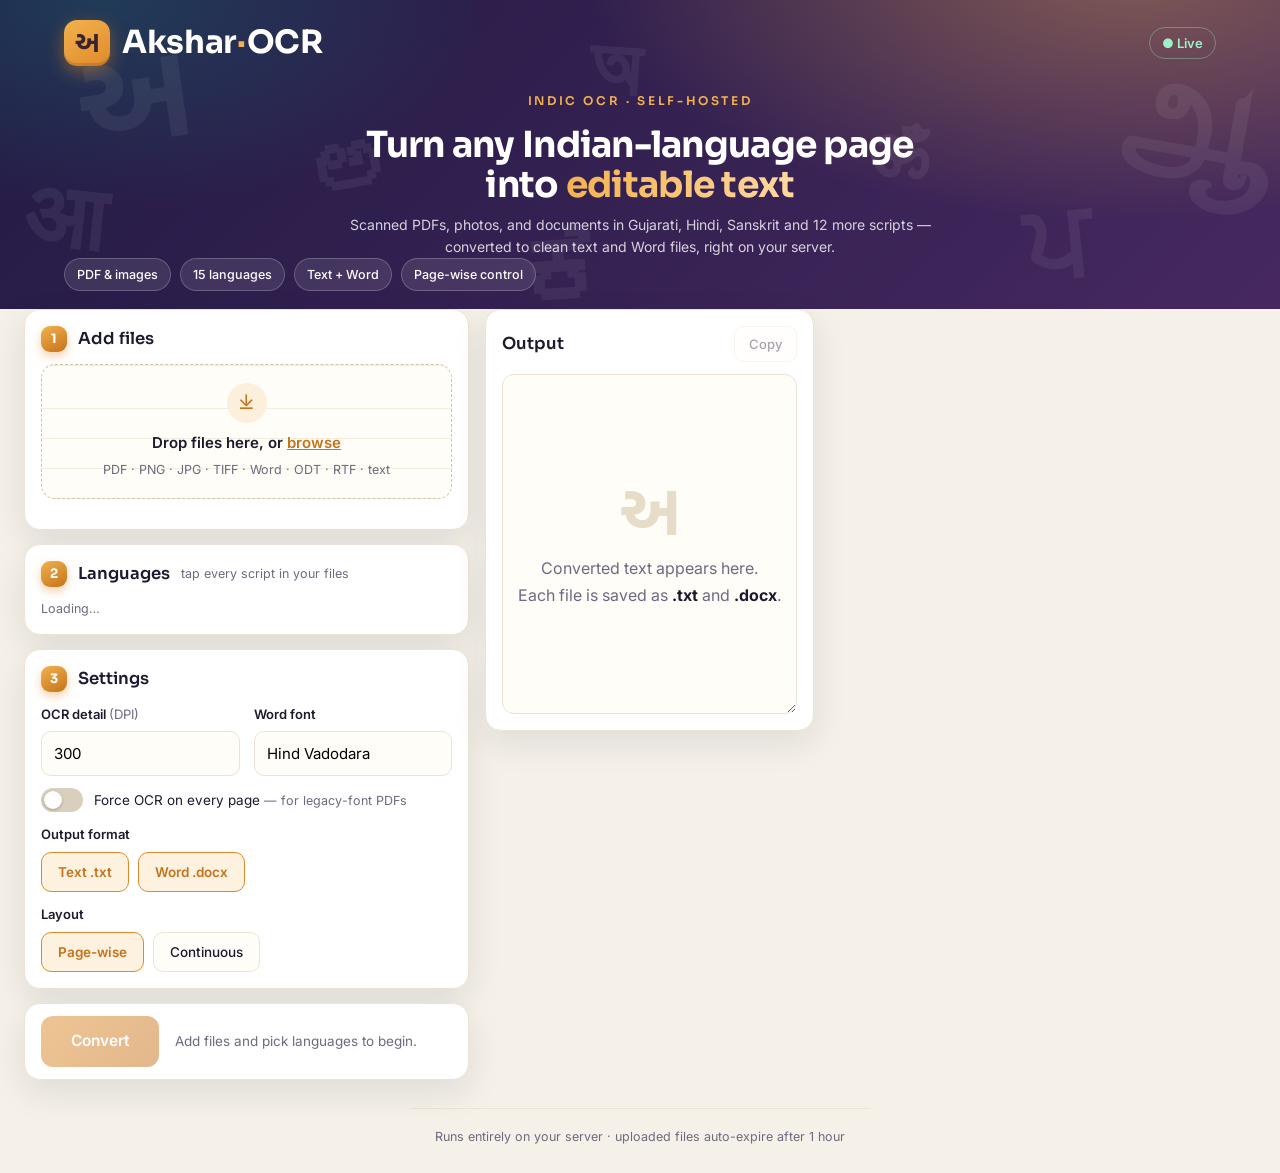
<file: index.html>
<!DOCTYPE html>
<html lang="en">
<head>
<meta charset="UTF-8" />
<meta name="viewport" content="width=device-width, initial-scale=1.0" />
<title>Akshar OCR — Indian-language documents to editable text</title>
<link rel="preconnect" href="https://fonts.googleapis.com" />
<link rel="preconnect" href="https://fonts.gstatic.com" crossorigin />
<link href="https://fonts.googleapis.com/css2?family=Hind+Vadodara:wght@400;500;600;700&family=Sora:wght@500;600;700&family=Inter:wght@400;500;600&display=swap" rel="stylesheet" />
<link rel="stylesheet" href="/static/style.css" />
</head>
<body>

<!-- ===================== HERO ===================== -->
<header class="hero">
  <div class="hero-glyphs" aria-hidden="true">
    <span style="top:12%;left:6%;font-size:120px;transform:rotate(-8deg)">અ</span>
    <span style="top:55%;left:2%;font-size:90px;transform:rotate(6deg)">आ</span>
    <span style="top:20%;left:88%;font-size:140px;transform:rotate(10deg)">ஆ</span>
    <span style="top:62%;left:80%;font-size:100px;transform:rotate(-6deg)">ਪ</span>
    <span style="top:8%;left:46%;font-size:80px;transform:rotate(4deg)">অ</span>
    <span style="top:70%;left:40%;font-size:110px;transform:rotate(-4deg)">ಕ</span>
    <span style="top:38%;left:68%;font-size:70px;transform:rotate(8deg)">ॐ</span>
    <span style="top:40%;left:24%;font-size:85px;transform:rotate(-10deg)">అ</span>
  </div>

  <nav class="hero-nav">
    <div class="brand">
      <span class="brand-mark">અ</span>
      <span class="brand-name">Akshar<span class="dot">·</span>OCR</span>
    </div>
    <a class="nav-status" href="/health" target="_blank" rel="noopener">● Live</a>
  </nav>

  <div class="hero-inner">
    <p class="eyebrow">Indic OCR · self-hosted</p>
    <h1 class="hero-title">Turn any Indian-language page<br>into <span class="hl">editable text</span></h1>
    <p class="hero-sub">Scanned PDFs, photos, and documents in Gujarati, Hindi, Sanskrit
      and 12 more scripts — converted to clean text and Word files, right on your server.</p>
    <div class="hero-badges">
      <span>PDF &amp; images</span><span>15 languages</span><span>Text + Word</span><span>Page-wise control</span>
    </div>
  </div>
  <div class="hero-fade"></div>
</header>

<!-- ===================== WORKSPACE ===================== -->
<main class="layout">

  <!-- LEFT: controls -->
  <section class="controls">

    <div class="card">
      <div class="card-head"><span class="step">1</span><h2>Add files</h2></div>
      <div id="drop" class="dropzone" tabindex="0">
        <div class="drop-icon">⤓</div>
        <p class="drop-title">Drop files here, or <span class="link">browse</span></p>
        <p class="drop-sub">PDF · PNG · JPG · TIFF · Word · ODT · RTF · text</p>
        <input id="fileInput" type="file" multiple hidden />
      </div>
      <ul id="fileList" class="filelist"></ul>
    </div>

    <div class="card">
      <div class="card-head"><span class="step">2</span><h2>Languages</h2>
        <span class="hint">tap every script in your files</span></div>
      <div id="langChips" class="chips"><span class="hint">Loading…</span></div>
    </div>

    <div class="card">
      <div class="card-head"><span class="step">3</span><h2>Settings</h2></div>
      <div class="settings">
        <div class="grid2">
          <label class="field">
            <span>OCR detail <em>(DPI)</em></span>
            <input id="dpi" type="number" min="150" max="600" step="50" value="300" />
          </label>
          <label class="field">
            <span>Word font</span>
            <input id="font" type="text" value="Hind Vadodara" />
          </label>
        </div>

        <label class="toggle">
          <input id="forceOcr" type="checkbox" />
          <span class="track"></span>
          <span class="toggle-label">Force OCR on every page <em>— for legacy-font PDFs</em></span>
        </label>

        <div class="field">
          <span>Output format</span>
          <div class="pills" role="group">
            <label class="pill"><input type="checkbox" id="fmtTxt" checked /><span>Text&nbsp;.txt</span></label>
            <label class="pill"><input type="checkbox" id="fmtDocx" checked /><span>Word&nbsp;.docx</span></label>
          </div>
        </div>

        <div class="field">
          <span>Layout</span>
          <div class="pills" role="group">
            <label class="pill"><input type="radio" name="layout" value="pagewise" checked /><span>Page-wise</span></label>
            <label class="pill"><input type="radio" name="layout" value="continuous" /><span>Continuous</span></label>
          </div>
        </div>
      </div>
    </div>

    <div class="convert-bar">
      <button id="convertBtn" class="btn-primary" disabled>
        <span class="spinner" aria-hidden="true"></span>
        <span class="btn-label">Convert</span>
      </button>
      <span id="status" class="status">Add files and pick languages to begin.</span>
    </div>
  </section>

  <!-- RIGHT: output -->
  <section class="results card" id="resultsCard">
    <div class="card-head">
      <h2>Output</h2>
      <div class="result-actions">
        <button id="copyBtn" class="btn-ghost" disabled>Copy</button>
        <a id="zipBtn" class="btn-ghost" hidden>Download .zip</a>
      </div>
    </div>
    <div id="downloads" class="downloads"></div>
    <div class="preview-wrap">
      <div class="preview-empty" id="previewEmpty">
        <div class="pe-glyph">અ</div>
        <p>Converted text appears here.<br>Each file is saved as <b>.txt</b> and <b>.docx</b>.</p>
      </div>
      <textarea id="preview" class="preview" readonly></textarea>
    </div>
  </section>
</main>

<footer class="foot">Runs entirely on your server · uploaded files auto-expire after 1 hour</footer>

<script src="/static/app.js"></script>
</body>
</html>
</file>
<file: static/style.css>
:root{
  --bg:#f5f1e9; --surface:#fff; --ink:#1e1a2e; --muted:#6f6980;
  --line:#ece3d4; --line-soft:#f3ecdf;
  --saffron:#e08a2a; --saffron2:#c5731a; --gold:#f3b14e;
  --teal:#178f86; --teal-soft:#e3f1ef;
  --hero1:#221a44; --hero2:#46285f;
  --radius:16px;
  --shadow-sm:0 1px 2px rgba(30,26,46,.06);
  --shadow:0 12px 34px rgba(30,26,46,.10);
  --shadow-lg:0 26px 64px rgba(30,26,46,.18);
}
*{box-sizing:border-box}
html{scroll-behavior:smooth}
body{
  margin:0;background:var(--bg);color:var(--ink);
  font-family:"Inter",system-ui,sans-serif;font-size:15px;line-height:1.55;
  -webkit-font-smoothing:antialiased;
}
h1,h2{margin:0}
em{font-style:normal}

/* ============ HERO ============ */
.hero{
  position:relative;overflow:hidden;color:#fff;
  background:
    radial-gradient(900px 420px at 88% -10%, rgba(243,177,78,.38), transparent 60%),
    radial-gradient(700px 380px at 8% 0%, rgba(23,143,134,.28), transparent 55%),
    linear-gradient(135deg,var(--hero1),var(--hero2));
  padding-bottom:18px;
}
.hero-glyphs{position:absolute;inset:0;pointer-events:none}
.hero-glyphs span{
  position:absolute;font-family:"Hind Vadodara",serif;color:#fff;opacity:.06;
  line-height:1;font-weight:700;user-select:none;
}
.hero-nav{
  position:relative;z-index:2;max-width:1200px;margin:0 auto;
  display:flex;align-items:center;justify-content:space-between;padding:20px 24px;
}
.brand{display:flex;align-items:center;gap:12px}
.brand-mark{
  font-family:"Hind Vadodara",serif;font-weight:700;font-size:26px;color:#3a2330;
  width:46px;height:46px;display:grid;place-items:center;border-radius:13px;
  background:linear-gradient(150deg,var(--gold),var(--saffron));
  box-shadow:0 6px 18px rgba(224,138,42,.45),inset 0 -3px 0 rgba(0,0,0,.12);
}
.brand-name{font-family:"Sora",sans-serif;font-weight:700;font-size:19px;letter-spacing:.2px}
.brand-name .dot{color:var(--gold);margin:0 1px}
.nav-status{color:#9ff0c8;text-decoration:none;font-size:13px;font-weight:600;
  border:1px solid rgba(159,240,200,.35);border-radius:999px;padding:5px 12px}
.nav-status:hover{background:rgba(159,240,200,.12)}

.hero-inner{position:relative;z-index:2;max-width:1200px;margin:0 auto;padding:6px 24px 0;text-align:center}
.eyebrow{font-family:"Sora",sans-serif;text-transform:uppercase;letter-spacing:.22em;
  font-size:12px;font-weight:600;color:var(--gold);margin:0 0 14px}
.hero-title{font-family:"Sora",sans-serif;font-weight:700;line-height:1.12;
  font-size:clamp(23px,3.2vw,36px);letter-spacing:-.02em;margin:0}
.hero-title .hl{
  background:linear-gradient(100deg,var(--gold),#ffd9a0);
  -webkit-background-clip:text;background-clip:text;color:transparent;
}
.hero-sub{max-width:640px;margin:9px auto 0;color:rgba(255,255,255,.8);font-size:14px}
.hero-badges{display:flex;flex-wrap:wrap;gap:9px}
.hero-badges span{
  font-size:12.5px;font-weight:500;color:#fff;
  background:rgba(255,255,255,.10);border:1px solid rgba(255,255,255,.22);
  padding:6px 12px;border-radius:999px;backdrop-filter:blur(2px);
}

/* ============ WORKSPACE ============ */
.layout{
  position:relative;z-index:3;max-width:1200px;margin:14px auto 0;padding:0 24px 28px;
  display:grid;grid-template-columns:1.08fr .95fr;gap:22px;align-items:start;
}
.controls{display:flex;flex-direction:column;gap:20px;min-width:0}

.card{
  background:var(--surface);border:1px solid var(--line);border-radius:var(--radius);
  padding:20px;box-shadow:var(--shadow);
}
.card-head{display:flex;align-items:center;gap:11px;margin-bottom:16px;flex-wrap:wrap}
.card-head h2{font-family:"Sora",sans-serif;font-size:16.5px;font-weight:600}
.hint{color:var(--muted);font-size:12.5px;font-weight:400}
.step{
  width:26px;height:26px;border-radius:9px;display:grid;place-items:center;
  font-family:"Sora",sans-serif;font-size:13px;font-weight:700;color:#fff;
  background:linear-gradient(150deg,var(--gold),var(--saffron2));
  box-shadow:0 4px 10px rgba(224,138,42,.4);
}

/* dropzone */
.dropzone{
  border:1.5px dashed #d4c4a6;border-radius:14px;padding:28px 16px;text-align:center;
  cursor:pointer;transition:border-color .15s,background .15s,transform .1s;
  background:
    repeating-linear-gradient(transparent,transparent 29px,#f4ecdd 29px,#f4ecdd 30px) 0 14px/100% 100%,
    #fffdf8;
}
.dropzone:hover,.dropzone:focus-visible{border-color:var(--saffron);background-color:#fff7ec;outline:none}
.dropzone.drag{border-color:var(--saffron);background-color:#fdeed9;transform:scale(1.01)}
.drop-icon{
  width:46px;height:46px;margin:0 auto 10px;border-radius:50%;display:grid;place-items:center;
  font-size:22px;color:var(--saffron2);background:#fcefdc;
}
.drop-title{margin:0;font-weight:600}
.drop-title .link{color:var(--saffron2);text-decoration:underline}
.drop-sub{margin:6px 0 0;color:var(--muted);font-size:12.5px}

/* file list */
.filelist{list-style:none;margin:14px 0 0;padding:0;display:flex;flex-direction:column;gap:8px}
.filerow{display:flex;align-items:center;gap:10px;padding:10px 12px;border:1px solid var(--line);
  border-radius:11px;background:#fffdf8;animation:rise .2s ease}
@keyframes rise{from{opacity:0;transform:translateY(4px)}to{opacity:1;transform:none}}
.filerow .fname{flex:1;min-width:0;overflow:hidden;text-overflow:ellipsis;white-space:nowrap;font-weight:500;font-size:14px}
.filerow .fsize{color:var(--muted);font-size:12px;flex-shrink:0}
.filerow .pages{width:104px;flex-shrink:0;font-size:13px;padding:6px 8px;border:1px solid var(--line);
  border-radius:8px;background:#fff}
.filerow .pages:focus{outline:2px solid var(--saffron);outline-offset:1px;border-color:var(--saffron)}
.filerow .rm{border:none;background:none;color:var(--muted);cursor:pointer;font-size:15px;
  width:26px;height:26px;border-radius:7px}
.filerow .rm:hover{color:var(--saffron2);background:#fbeeda}
.pdf-tog{flex-shrink:0;font-size:11px;font-weight:700;letter-spacing:.3px;cursor:pointer;
  padding:5px 9px;border-radius:8px;border:1.5px solid var(--line);background:#fff;color:var(--muted)}
.pdf-tog:hover{border-color:var(--saffron)}
.pdf-tog.on{background:var(--saffron);border-color:var(--saffron);color:#fff}

/* language chips */
.chips{display:flex;flex-wrap:wrap;gap:10px}
.chip{display:flex;align-items:center;gap:10px;padding:7px 13px 7px 7px;border:1.5px solid var(--line);
  border-radius:13px;background:#fffdf8;cursor:pointer;user-select:none;
  transition:border-color .12s,background .12s,transform .08s}
.chip:hover{border-color:#dcc9a6;transform:translateY(-1px)}
.chip.on{border-color:var(--saffron);background:#fdf1e0}
.chip.off{opacity:.4;cursor:not-allowed}
.chip.off:hover{transform:none}
.chip .glyph{font-family:"Hind Vadodara",serif;font-size:19px;font-weight:600;line-height:1;
  width:32px;height:32px;display:grid;place-items:center;border-radius:9px;
  background:var(--teal-soft);color:var(--teal)}
.chip.on .glyph{background:linear-gradient(150deg,var(--gold),var(--saffron));color:#fff}
.chip .nm{font-size:13.5px;font-weight:500}
.chip .tag{font-size:10px;color:var(--muted);text-transform:uppercase;letter-spacing:.05em}

/* settings */
.settings{display:flex;flex-direction:column;gap:18px}
.grid2{display:grid;grid-template-columns:1fr 1fr;gap:14px}
.field{display:flex;flex-direction:column;gap:7px}
.field>span{font-size:13px;font-weight:600}
.field>span em{color:var(--muted);font-weight:400}
.field input[type=number],.field input[type=text]{padding:10px 12px;border:1px solid var(--line);
  border-radius:10px;font:inherit;background:#fffdf8;width:100%}
.field input:focus{outline:2px solid var(--saffron);outline-offset:1px;border-color:var(--saffron)}
.font-row{display:flex;gap:8px;align-items:center}
.font-select{flex:1;min-width:0;padding:10px 12px;border:1px solid var(--line);border-radius:10px;
  font:inherit;background:#fffdf8;cursor:pointer}
.font-select:focus{outline:2px solid var(--saffron);outline-offset:1px;border-color:var(--saffron)}
.font-up{flex-shrink:0;white-space:nowrap;font-size:12.5px;font-weight:600;cursor:pointer;
  padding:9px 12px;border-radius:10px;border:1.5px solid var(--saffron);background:#fff;color:var(--saffron2)}
.font-up:hover{background:var(--saffron);color:#fff}
.dpi-field input{max-width:150px}

/* toggle switch */
.toggle{display:flex;align-items:center;gap:11px;cursor:pointer}
.toggle input{position:absolute;opacity:0;width:0;height:0}
.toggle .track{width:42px;height:24px;border-radius:999px;background:#d9cfbd;position:relative;
  transition:background .15s;flex-shrink:0}
.toggle .track::after{content:"";position:absolute;top:3px;left:3px;width:18px;height:18px;border-radius:50%;
  background:#fff;box-shadow:0 1px 3px rgba(0,0,0,.25);transition:transform .15s}
.toggle input:checked + .track{background:var(--saffron)}
.toggle input:checked + .track::after{transform:translateX(18px)}
.toggle input:focus-visible + .track{outline:2px solid var(--saffron);outline-offset:2px}
.toggle-label{font-size:13.5px}
.toggle-label em{color:var(--muted);font-size:12.5px}

/* segmented pills */
.pills{display:flex;gap:9px;flex-wrap:wrap}
.pill{position:relative;cursor:pointer}
.pill input{position:absolute;opacity:0;inset:0;cursor:pointer}
.pill span{display:block;padding:9px 16px;border:1.5px solid var(--line);border-radius:10px;
  background:#fffdf8;font-size:13.5px;font-weight:500;transition:all .12s}
.pill:hover span{border-color:#dcc9a6}
.pill:has(input:checked) span{border-color:var(--saffron);background:#fdf1e0;color:var(--saffron2);font-weight:600}
.pill:has(input:focus-visible) span{outline:2px solid var(--saffron);outline-offset:1px}

/* convert bar */
.convert-bar{display:flex;align-items:center;gap:16px;flex-wrap:wrap;
  background:var(--surface);border:1px solid var(--line);border-radius:var(--radius);
  padding:16px 20px;box-shadow:var(--shadow)}
.btn-primary{display:inline-flex;align-items:center;gap:9px;border:none;cursor:pointer;
  font:inherit;font-weight:600;font-size:15.5px;color:#fff;padding:13px 30px;border-radius:12px;
  background:linear-gradient(135deg,var(--saffron),var(--saffron2));
  box-shadow:0 8px 20px rgba(197,115,26,.4),inset 0 -2px 0 rgba(0,0,0,.14);
  transition:transform .06s,box-shadow .15s,filter .15s}
.btn-primary:hover:not(:disabled){filter:brightness(1.04);box-shadow:0 12px 26px rgba(197,115,26,.5)}
.btn-primary:active:not(:disabled){transform:translateY(1px)}
.btn-primary:disabled{opacity:.5;cursor:not-allowed;box-shadow:none}
.spinner{width:16px;height:16px;border-radius:50%;border:2px solid rgba(255,255,255,.45);
  border-top-color:#fff;display:none;animation:spin .7s linear infinite}
.btn-primary.busy .spinner{display:inline-block}
@keyframes spin{to{transform:rotate(360deg)}}
.status{color:var(--muted);font-size:13.5px;flex:1;min-width:140px}
.status.busy{color:var(--teal)}
.status.err{color:var(--saffron2);font-weight:500}

/* results */
.results{position:sticky;top:22px;display:flex;flex-direction:column;min-height:680px}
.result-actions{margin-left:auto;display:flex;gap:8px}
.btn-ghost{border:1px solid var(--line);background:#fffdf8;color:var(--ink);border-radius:9px;
  padding:7px 14px;font:inherit;font-size:13px;font-weight:500;cursor:pointer;text-decoration:none}
.btn-ghost:hover:not(:disabled){border-color:var(--saffron);color:var(--saffron2)}
.btn-ghost:disabled{opacity:.4;cursor:not-allowed}
.downloads{display:flex;flex-direction:column;gap:8px;margin-bottom:12px;empty-cells:hide}
.downloads:empty{display:none}
.dl{display:flex;align-items:center;gap:9px;flex-wrap:wrap;font-size:13.5px;padding:9px 11px;
  background:#fffdf8;border:1px solid var(--line);border-radius:10px}
.dl .dl-name{font-weight:600;flex:1;min-width:0;overflow:hidden;text-overflow:ellipsis;white-space:nowrap}
.dl a{color:var(--teal);text-decoration:none;border:1px solid var(--teal);border-radius:7px;
  padding:3px 10px;font-size:12.5px;font-weight:500}
.dl a:hover{background:var(--teal);color:#fff}
.dl .badge{background:var(--teal-soft);color:var(--teal);border-radius:6px;padding:2px 8px;font-size:11.5px;font-weight:500}
.dl .err{color:var(--saffron2)}
.dl-actions{display:flex;gap:8px;flex-wrap:wrap;align-items:center;margin-left:auto}
.dl a,.modal-dl a{display:inline-flex;align-items:center}
.dlic{margin-right:5px;font-weight:700;font-size:13px;line-height:1}

.preview-wrap{position:relative;flex:1;display:flex}
.preview{flex:1;width:100%;resize:vertical;min-height:520px;border:1px solid var(--line);
  border-radius:12px;padding:16px;background:#fffdf8;color:var(--ink);
  font-family:"Hind Vadodara","Inter",sans-serif;font-size:15px;line-height:1.7}
.preview:focus{outline:2px solid var(--saffron);outline-offset:1px}
.preview-empty{position:absolute;inset:0;display:flex;flex-direction:column;align-items:center;
  justify-content:center;text-align:center;color:var(--muted);pointer-events:none;gap:12px}
.preview-empty .pe-glyph{font-family:"Hind Vadodara",serif;font-size:64px;font-weight:700;
  color:#e7dcc8;line-height:1}
.preview-empty p{margin:0;font-size:16px;line-height:1.7}
.preview-empty b{color:var(--ink)}

.foot{text-align:center;color:var(--muted);font-size:12.5px;padding:8px 16px 34px}

/* responsive */
@media (max-width:920px){
  .layout{grid-template-columns:1fr;margin-top:10px}
  .results{position:static;min-height:auto}
  .hero{padding-bottom:14px}
  .preview{min-height:280px}
}
@media (max-width:520px){
  .grid2{grid-template-columns:1fr}
  .hero-sub{font-size:15px}
}
@media (prefers-reduced-motion:reduce){*{transition:none!important;animation:none!important}}

/* ===== per-file controls + dropdowns ===== */
.filehelp{margin:12px 0 0;font-size:12.5px;color:var(--muted)}
.filerow{flex-wrap:wrap}
.file-controls{display:flex;align-items:center;gap:8px;margin-left:auto}
.dd{position:relative}
.dd-btn{display:inline-flex;align-items:center;gap:6px;border:1px solid var(--line);background:#fff;
  border-radius:8px;padding:6px 10px;font:inherit;font-size:12.5px;cursor:pointer;max-width:200px}
.dd-btn:hover{border-color:var(--saffron)}
.dd-btn .dd-lbl{white-space:nowrap;overflow:hidden;text-overflow:ellipsis;max-width:150px;font-weight:500}
.dd-btn .caret{color:var(--muted);font-size:10px}
.dd-panel{position:absolute;right:0;top:calc(100% + 6px);z-index:50;display:none;
  min-width:200px;max-height:280px;overflow:auto;background:#fff;border:1px solid var(--line);
  border-radius:11px;box-shadow:var(--shadow-lg);padding:8px}
.dd.open .dd-panel{display:block}
.dd-check,.dd-radio{display:flex;align-items:center;gap:8px;padding:7px 8px;border-radius:8px;cursor:pointer;font-size:13px}
.dd-check:hover,.dd-radio:hover{background:#fbf4e8}
.dd-check .g{font-family:"Hind Vadodara",serif;width:22px;text-align:center;color:var(--teal)}
.dd-range{width:100%;margin:6px 0 2px;padding:8px 10px;border:1px solid var(--line);border-radius:8px;font:inherit;font-size:13px}
.dd-range:focus{outline:2px solid var(--saffron);outline-offset:1px;border-color:var(--saffron)}
.dd-note{margin:4px 2px 2px;font-size:11px;color:var(--muted)}
.btn-ghost.small{margin-top:12px;font-size:12.5px;padding:6px 12px}

/* ===== live log ===== */
.log{margin:0 0 12px;max-height:170px;overflow:auto;background:#221d2b;color:#e9e2d4;
  border-radius:11px;padding:12px 14px;font-family:ui-monospace,"Cascadia Code",Consolas,monospace;
  font-size:12px;line-height:1.55;white-space:pre-wrap;word-break:break-word}

/* ===== brand logo ===== */
.brand-logo{
  width:46px;height:46px;border-radius:12px;object-fit:contain;padding:4px;
  background:#fff;box-shadow:0 6px 18px rgba(0,0,0,.25);
}

/* compact header bar */
.hero-bar{position:relative;z-index:2;max-width:1200px;margin:0 auto;
  display:flex;align-items:center;gap:16px;padding:16px 24px 4px}
.hero-titles{min-width:0}
.brand-name{font-family:"Sora",sans-serif;font-weight:700;font-size:32px;
  line-height:1.05;letter-spacing:-.01em;color:#fff}
.hero-tag{margin-top:3px;font-size:14px;color:rgba(255,255,255,.82)}
.hero-tag .hl{font-weight:600}
.hero-tag .sep{margin:0 6px;color:rgba(255,255,255,.4)}
.brand-logo{width:54px;height:54px;border-radius:13px;object-fit:contain;padding:5px;
  background:#fff;box-shadow:0 6px 18px rgba(0,0,0,.25);flex-shrink:0}

/* ===== page-number checkboxes ===== */
.dd-panel.pages{min-width:230px}
.dd-check.sa{border-bottom:1px solid var(--line);margin-bottom:4px}
.dd-check.dd-auto{border-bottom:1px solid var(--line);margin-bottom:4px;font-weight:600;color:var(--saffron2)}
.pgrid{display:grid;grid-template-columns:repeat(5,1fr);gap:4px;max-height:150px;overflow:auto;padding:6px 2px}
.pchk{display:flex;flex-direction:column;align-items:center;gap:2px;font-size:11px;cursor:pointer;
  border:1px solid var(--line);border-radius:6px;padding:4px 0}
.pchk:hover{border-color:var(--saffron)}
.pchk input{margin:0}

/* ===== fixed-area file rows (filename wraps; lang/pages fixed width) ===== */
.filerow{display:grid;grid-template-columns:1fr 152px 142px auto 28px;gap:10px;align-items:start}
.fcol{min-width:0}
.fcol .fname{white-space:normal;word-break:break-word;font-weight:500;font-size:13.5px;line-height:1.3}
.fcol .fsize{display:block;color:var(--muted);font-size:11.5px;margin-top:3px}
.filerow .dd{width:100%;position:relative}
.filerow .dd-btn{width:100%;max-width:none;justify-content:space-between;align-items:center;
  white-space:normal;height:auto;min-height:36px}
.filerow .dd-btn .dd-lbl{white-space:normal;word-break:break-word;max-width:none;text-align:left;line-height:1.3}
.filerow .rm{align-self:start;margin-top:5px}
.filerow .pdf-tog{align-self:start;margin-top:3px}

/* pages panel: only the inner page-grid scrolls (single scrollbar) */
.dd-panel.pages{max-height:none;overflow:visible;min-width:252px}
.pgrid{max-height:172px;overflow:auto}

/* bulk "Set Language For All File" bar */
.bulk{display:flex;align-items:center;gap:10px;flex-wrap:wrap;margin:14px 0 2px;
  padding:10px 12px;background:#fbf4e8;border:1px solid var(--line);border-radius:11px}
.bulk-lbl{font-size:13px;font-weight:600}
.bulk #bulkLang{min-width:160px}
.bulk .btn-ghost.small{margin-top:0;background:#fff}

/* ===== tweaks: 90px fixed lang/pages columns; bulk auto-grow ===== */
.filerow{grid-template-columns:1fr 90px 90px auto 26px}

.bulk{gap:10px;justify-content:flex-start}
.bulk #bulkLang{min-width:0}
.bulk #bulkLang .dd-btn{min-width:90px;width:auto;max-width:none;white-space:nowrap;justify-content:space-between}
.bulk #bulkLang .dd-btn .dd-lbl{white-space:nowrap;max-width:none;overflow:visible;text-overflow:clip}

/* ===== Pages col 100px + Apply To All right end ===== */
.filerow{grid-template-columns:1fr 90px 100px auto 26px}
.bulk .btn-ghost.small{margin-left:auto}

/* ===== compact one-page fit (desktop) + responsive ===== */
.layout{gap:16px;align-items:stretch;padding-bottom:20px}
.card{padding:16px}
.card-head{margin-bottom:12px}
.controls{gap:14px}
.settings{gap:12px}
.convert-bar{padding:12px 16px}
.dropzone{padding:18px 16px}
.drop-icon{width:40px;height:40px;margin-bottom:8px;font-size:20px}
.filelist{gap:7px}
.filerow{padding:9px 11px}
/* output matches controls height; no forced tall box */
.results{min-height:0}
.preview{min-height:220px}
.preview-wrap{flex:1;min-height:0}

@media (max-width:920px){
  .layout{margin-top:10px;gap:14px}
  .results{min-height:auto}
  .preview{min-height:300px}
  .hero-bar{padding:14px 18px 4px}
  .brand-name{font-size:26px}
  .hero-tag{font-size:13px}
}
@media (max-width:560px){
  .filerow{grid-template-columns:1fr 84px 92px auto 24px;gap:7px}
  .hero-tag .sep{display:none}
  .hero-tag{display:block;line-height:1.5}
}

/* ===== restructured layout: Add Files | Settings on top, Convert + Output below ===== */
.layout{display:flex;flex-direction:column;gap:16px;align-items:stretch}
.top-grid{display:grid;grid-template-columns:1fr 1fr;gap:16px;align-items:start}
.results{position:static;min-height:0}
.preview{min-height:360px}
@media (max-width:920px){ .top-grid{grid-template-columns:1fr} }

/* ===== 3-column layout: Add Files | Settings | Convert+Output ===== */
.layout{display:grid;grid-template-columns:1.15fr 0.85fr 1.1fr;gap:16px;align-items:start;max-width:1400px;margin:0 auto}
.col-output{display:flex;flex-direction:column;gap:16px;min-width:0}
.col-output .convert-bar{margin:0}
.results{position:static;min-height:0}
.preview{min-height:340px}

/* Large desktop / wide laptop (>1150px): keep the original 3-column layout as-is */

/* Laptop / small desktop (920px–1150px, e.g. 1280×720, 1366×768):
   collapse to 2 columns — Add Files + Settings side by side,
   Action+Output card spans full width below them. */
@media (max-width:1150px){
  .layout{grid-template-columns:1fr 1fr}
  .col-output-wrap{grid-column:1 / -1}
}

/* Tablet (760px–920px, e.g. iPad portrait/landscape):
   still 2 columns is workable, but tighten gaps slightly for comfort */
@media (max-width:920px) and (min-width:761px){
  .layout{gap:14px}
}

/* Mobile (≤760px): single column, full stack */
@media (max-width:760px){
  .layout{grid-template-columns:1fr}
  .col-output{grid-column:auto}
  .col-output-wrap{grid-column:auto}
}

/* ===== middle column (Settings + Action stacked) ===== */
.col-mid{display:flex;flex-direction:column;gap:16px;min-width:0}
.action-row{display:flex;gap:10px;align-items:center;margin-bottom:8px}
.action-row .btn-primary{flex:0 0 auto}
.action-row #clearBtn{background:#fff}

/* ===== per-file output tabs ===== */
.file-tabs{display:flex;flex-wrap:wrap;gap:6px;margin-bottom:10px}
.file-tabs:empty{display:none}
.ftab{max-width:170px;overflow:hidden;text-overflow:ellipsis;white-space:nowrap;
  border:1px solid var(--line);background:#fff;border-radius:8px;padding:5px 11px;
  font:inherit;font-size:12px;cursor:pointer}
.ftab:hover{border-color:var(--saffron)}
.ftab.on{background:var(--saffron);color:#fff;border-color:var(--saffron)}
.ftab.err{border-color:#e05a4d;color:#c0392b}

/* ===== footer ===== */
.foot{margin-top:8px;padding:18px 24px 26px;text-align:center;color:var(--muted);
  font-size:12.5px;border-top:1px solid var(--line)}

/* ===== View modal ===== */
.modal{position:fixed;inset:0;z-index:200;background:rgba(20,14,30,.55);
  display:flex;align-items:center;justify-content:center;padding:24px}
.modal[hidden]{display:none}
.modal-box{background:#fff;border-radius:16px;width:min(1040px,96vw);height:min(88vh,920px);
  display:flex;flex-direction:column;box-shadow:0 30px 80px rgba(0,0,0,.4);overflow:hidden}
.modal-head{display:flex;align-items:center;justify-content:space-between;padding:14px 18px;border-bottom:1px solid var(--line)}
.modal-head h3{margin:0;font-family:"Sora",sans-serif;font-size:16px;max-width:80%;overflow:hidden;text-overflow:ellipsis;white-space:nowrap}
.modal-x{border:none;background:#f0eaf3;border-radius:8px;width:32px;height:32px;cursor:pointer;font-size:14px}
.modal-x:hover{background:#e6dced}
.modal-body{flex:1;display:flex;min-height:0}
.modal-list{width:230px;flex-shrink:0;border-right:1px solid var(--line);overflow:auto;padding:10px}
.modal-list[hidden]{display:none}
.mitem{display:block;width:100%;text-align:left;border:1px solid transparent;background:none;
  border-radius:8px;padding:8px 10px;margin-bottom:4px;cursor:pointer;font:inherit;font-size:12.5px;
  overflow:hidden;text-overflow:ellipsis;white-space:nowrap}
.mitem:hover{background:#fbf4e8}
.mitem.on{background:var(--saffron);color:#fff}
.mitem.err{color:#c0392b}
.modal-main{flex:1;display:flex;flex-direction:column;min-width:0;padding:14px 16px}
.modal-dl{display:flex;gap:8px;flex-wrap:wrap;margin-bottom:10px}
.modal-dl a{border:1px solid var(--saffron);color:#c47d2e;border-radius:8px;padding:6px 14px;
  font-size:12.5px;text-decoration:none;font-weight:600}
.modal-dl a:hover{background:var(--saffron);color:#fff}
.modal-text{flex:1;width:100%;resize:none;border:1px solid var(--line);border-radius:10px;padding:16px;
  font-family:"Hind Vadodara",serif;font-size:16px;line-height:1.9;background:#fdfbf7;color:#2a2330}
@media (max-width:700px){ .modal-list{width:150px} .modal-text{font-size:15px} }

/* ===== footer always at bottom (short pages too) ===== */
body{display:flex;flex-direction:column;min-height:100vh}
.layout{flex:1 0 auto}
.foot{flex-shrink:0;max-width:1000px;margin-left:auto;margin-right:auto;line-height:1.6}

/* ===== toast notifications (bottom-right) ===== */
.toasts{position:fixed;right:18px;bottom:18px;z-index:300;display:flex;flex-direction:column;gap:10px;align-items:flex-end;pointer-events:none}
.toast{min-width:200px;max-width:340px;background:#2a2330;color:#fff;border-radius:11px;padding:11px 14px;
  font-size:13px;box-shadow:0 12px 32px rgba(0,0,0,.32);display:flex;align-items:center;gap:9px;
  opacity:0;transform:translateY(10px);transition:opacity .25s,transform .25s;pointer-events:auto}
.toast.show{opacity:1;transform:none}
.toast .ic{font-weight:700;flex-shrink:0}
.toast.ok{border-left:3px solid #34a853}
.toast.ok .ic{color:#5fd17e}
.toast.err{background:#3a2326;border-left:3px solid #e05a4d}
.toast.err .ic{color:#ff8a7d}
.toast.info{border-left:3px solid var(--saffron)}
.toast.info .ic{color:#f0b46a}

/* ===== modal copy button ===== */
.modal-dl .m-copy{border:1px solid var(--line);background:#fff;color:#2a2330;border-radius:8px;
  padding:6px 14px;font-size:12.5px;font-weight:600;cursor:pointer}
.modal-dl .m-copy:hover{background:#f3eef7;border-color:var(--saffron)}

/* ===== consistency tweaks ===== */
/* modal Copy button = same UI as TXT/Word download buttons */
.modal-dl .m-copy{border:1px solid var(--saffron);background:#fff;color:#c47d2e;border-radius:8px;
  padding:6px 14px;font-size:12.5px;font-weight:600;cursor:pointer}
.modal-dl .m-copy:hover{background:var(--saffron);color:#fff}

/* Set Language For All File: max 145px then wrap */
.bulk #bulkLang .dd-btn{min-width:90px;max-width:145px;white-space:normal;word-break:break-word;
  height:auto;min-height:36px;justify-content:space-between;align-items:center}
.bulk #bulkLang .dd-btn .dd-lbl{white-space:normal;word-break:break-word;max-width:none;text-align:left;line-height:1.3}

/* Action: Convert + Clear All same size; no resting shadow, shadow on hover */
.action-row{display:flex;gap:10px;align-items:stretch}
.action-row > button{flex:1;justify-content:center;font-size:15.5px;font-weight:600;
  padding:13px 18px;border-radius:12px;min-height:48px;box-shadow:none}
.action-row .btn-primary{box-shadow:none}
.action-row .btn-primary:hover:not(:disabled){box-shadow:0 12px 26px rgba(197,115,26,.5)}
#clearBtn{background:#fff;border:1.5px solid var(--saffron);color:#c47d2e}
#clearBtn:hover{background:#fff7ee;box-shadow:0 10px 22px rgba(197,115,26,.22)}

/* ===== upload progress bars ===== */
.upload-prog{margin:0 0 12px;padding:12px 14px;border:1px solid var(--line);border-radius:11px;background:#fbf7f0}
.up-title{font-size:12.5px;font-weight:600;color:var(--saffron2);margin-bottom:8px}
.up-row{display:grid;grid-template-columns:1fr 88px auto;align-items:center;gap:10px;margin-bottom:6px}
.up-row:last-child{margin-bottom:0}
.up-name{font-size:12px;white-space:nowrap;overflow:hidden;text-overflow:ellipsis;color:var(--ink)}
.up-bar{height:8px;background:#eadfce;border-radius:6px;overflow:hidden}
.up-bar i{display:block;height:100%;width:0;border-radius:6px;
  background:linear-gradient(90deg,var(--saffron),var(--saffron2));transition:width .15s}
.up-pct{font-size:11px;color:var(--muted);text-align:right;font-variant-numeric:tabular-nums;white-space:nowrap}
.cv-stat{min-width:54px}
.cv-stat.queue{color:#a98a5c;font-style:italic}
.cv-stat.done{color:#2e8b57;font-weight:600}
.up-row:first-of-type .up-name{font-weight:700}

/* ===== login page ===== */
.login-body{min-height:100vh;display:flex;align-items:center;justify-content:center;
  background:linear-gradient(135deg,#2a1a3a,#3a2550 55%,#1f1530);padding:20px}
.login-card{width:100%;max-width:380px;background:#fff;border-radius:18px;
  box-shadow:0 20px 60px rgba(0,0,0,.35);padding:28px 26px}
.login-head{display:flex;align-items:center;gap:13px;margin-bottom:22px}
.login-logo{width:50px;height:50px;border-radius:12px;object-fit:contain;padding:4px;
  background:#fff;box-shadow:0 4px 14px rgba(0,0,0,.12)}
.login-title{font-family:"Sora",sans-serif;font-weight:700;font-size:24px;color:var(--ink)}
.login-sub{font-size:13px;color:var(--muted);margin-top:2px}
.login-form{display:flex;flex-direction:column;gap:14px}
.login-field{display:flex;flex-direction:column;gap:6px}
.login-field span{font-size:13px;font-weight:600;color:var(--ink)}
.login-field input{padding:11px 13px;border:1px solid var(--line);border-radius:10px;
  font:inherit;background:#fffdf8}
.login-field input:focus{outline:2px solid var(--saffron);outline-offset:1px;border-color:var(--saffron)}
.login-err{background:#fdecea;color:#c0392b;border:1px solid #f5c6cb;border-radius:9px;
  padding:9px 12px;font-size:13px}
.login-btn{margin-top:4px;padding:12px;border:none;border-radius:10px;cursor:pointer;
  font:inherit;font-size:15px;font-weight:600;color:#fff;
  background:linear-gradient(90deg,var(--saffron),var(--saffron2))}
.login-btn:hover{filter:brightness(1.04)}
.login-btn:disabled{opacity:.7;cursor:default}

/* ===== top user bar ===== */
/* Desktop / tablet: absolute top-right, sitting above the hero title */
.userbar{position:absolute;top:14px;right:20px;z-index:5;display:flex;align-items:center;gap:10px;
  max-width:calc(100% - 40px);flex-wrap:wrap;justify-content:flex-end}
.userbar .uname{color:#fff;font-size:13px;font-weight:500;opacity:.92;white-space:nowrap;
  overflow:hidden;text-overflow:ellipsis;max-width:140px}
.userbar a,.userbar button{font:inherit;font-size:12.5px;font-weight:600;cursor:pointer;
  padding:6px 12px;border-radius:8px;border:1.5px solid rgba(255,255,255,.5);
  background:rgba(255,255,255,.12);color:#fff;text-decoration:none;white-space:nowrap;flex-shrink:0}
.userbar a:hover,.userbar button:hover{background:rgba(255,255,255,.22)}

/* Mobile: take userbar out of absolute flow so it never overlaps "SMVS OCR" title.
   It becomes its own row, right-aligned, above the logo+title row. */
@media (max-width:760px){
  .userbar{
    position:relative;top:0;right:0;
    width:100%;max-width:100%;
    justify-content:flex-end;
    padding:10px 18px 0;
    gap:8px;
  }
  .userbar .uname{font-size:12px;max-width:110px}
  .userbar a,.userbar button{font-size:11.5px;padding:5px 10px}
}
@media (max-width:400px){
  .userbar .uname{max-width:80px}
  .userbar a,.userbar button{padding:4px 8px;font-size:11px}
  .brand-name{font-size:22px}
  .brand-logo{width:42px;height:42px}
  .hero-bar{gap:10px;padding:12px 14px 4px}
  .hero-tag{font-size:12px}
}

/* ===== col-output-wrap: Action card (step 3) + Output card (step 4) stacked ===== */
.col-output-wrap{display:flex;flex-direction:column;gap:16px;min-width:0}
#actionCard .action-row{display:flex;gap:12px;align-items:center;flex-wrap:wrap}

/* ===== Step 4: page loader overlay ===== */
.page-loader{
  position:fixed;inset:0;z-index:9999;display:flex;align-items:center;justify-content:center;
  background:rgba(15,15,20,.92);transition:opacity .35s ease, visibility .35s ease;
}
.page-loader.loader-hidden{opacity:0;visibility:hidden;pointer-events:none}
.loader-spinner{
  width:44px;height:44px;border-radius:50%;
  border:4px solid rgba(255,255,255,.18);border-top-color:#fff;
  animation:smvs-spin .8s linear infinite;
}
@keyframes smvs-spin{to{transform:rotate(360deg)}}

/* ===== Step 1: change-password modal ===== */
.pw-modal-overlay{
  position:fixed;inset:0;z-index:9998;display:flex;align-items:center;justify-content:center;
  background:rgba(0,0,0,.45);
}
.pw-modal-overlay[hidden]{display:none}
.pw-modal-box{
  background:#fff;border-radius:16px;padding:22px 22px 18px;width:340px;max-width:90vw;
  height:auto;box-shadow:0 12px 48px rgba(0,0,0,.22);
}
.pw-modal-box h3{margin:0 0 10px;font-family:"Sora",sans-serif;font-size:16px;display:flex;align-items:center;gap:8px}
.pw-modal-box .pw-user{font-size:13px;color:var(--muted);margin:0 0 14px}
.pw-modal-box label{display:block;margin-bottom:12px}
.pw-modal-box label > span{display:block;font-size:12px;font-weight:600;color:var(--muted);margin-bottom:4px}
.pw-modal-box input{
  width:100%;padding:8px 10px;border:1px solid var(--line);border-radius:9px;
  font:inherit;font-size:13px;box-sizing:border-box;
}
.pw-modal-box input:focus{outline:2px solid var(--saffron);outline-offset:1px;border-color:var(--saffron)}
.pw-modal-actions{display:flex;justify-content:flex-end;gap:10px;margin-top:8px}
.pw-modal-actions button{font:inherit;font-weight:600;border-radius:9px;padding:9px 16px;cursor:pointer;border:none}
/* First button in actions = cancel (grey), last = primary (saffron) */
.pw-modal-actions button:first-child{background:#f3f3f3;color:#444}
.pw-modal-actions button:first-child:hover{background:#e5e5e5}
.pw-modal-actions button:last-child{background:var(--saffron);color:#fff}
.pw-modal-actions button:last-child:hover{filter:brightness(1.05)}
.pw-modal-err{color:#c0392b;font-size:12.5px;margin-bottom:10px}
.pw-modal-ok{color:#1e8449;font-size:12.5px;margin-bottom:10px}

/* ===== Step 2/3: queue + estimate display ===== */
.queue-banner{
  font-size:12.5px;color:#555;background:#f4f4f6;border-radius:8px;
  padding:6px 10px;margin-bottom:8px;display:none;
}
.queue-banner.show{display:block}
.file-estimate{font-size:11.5px;color:#777;margin-left:6px}
</file>
